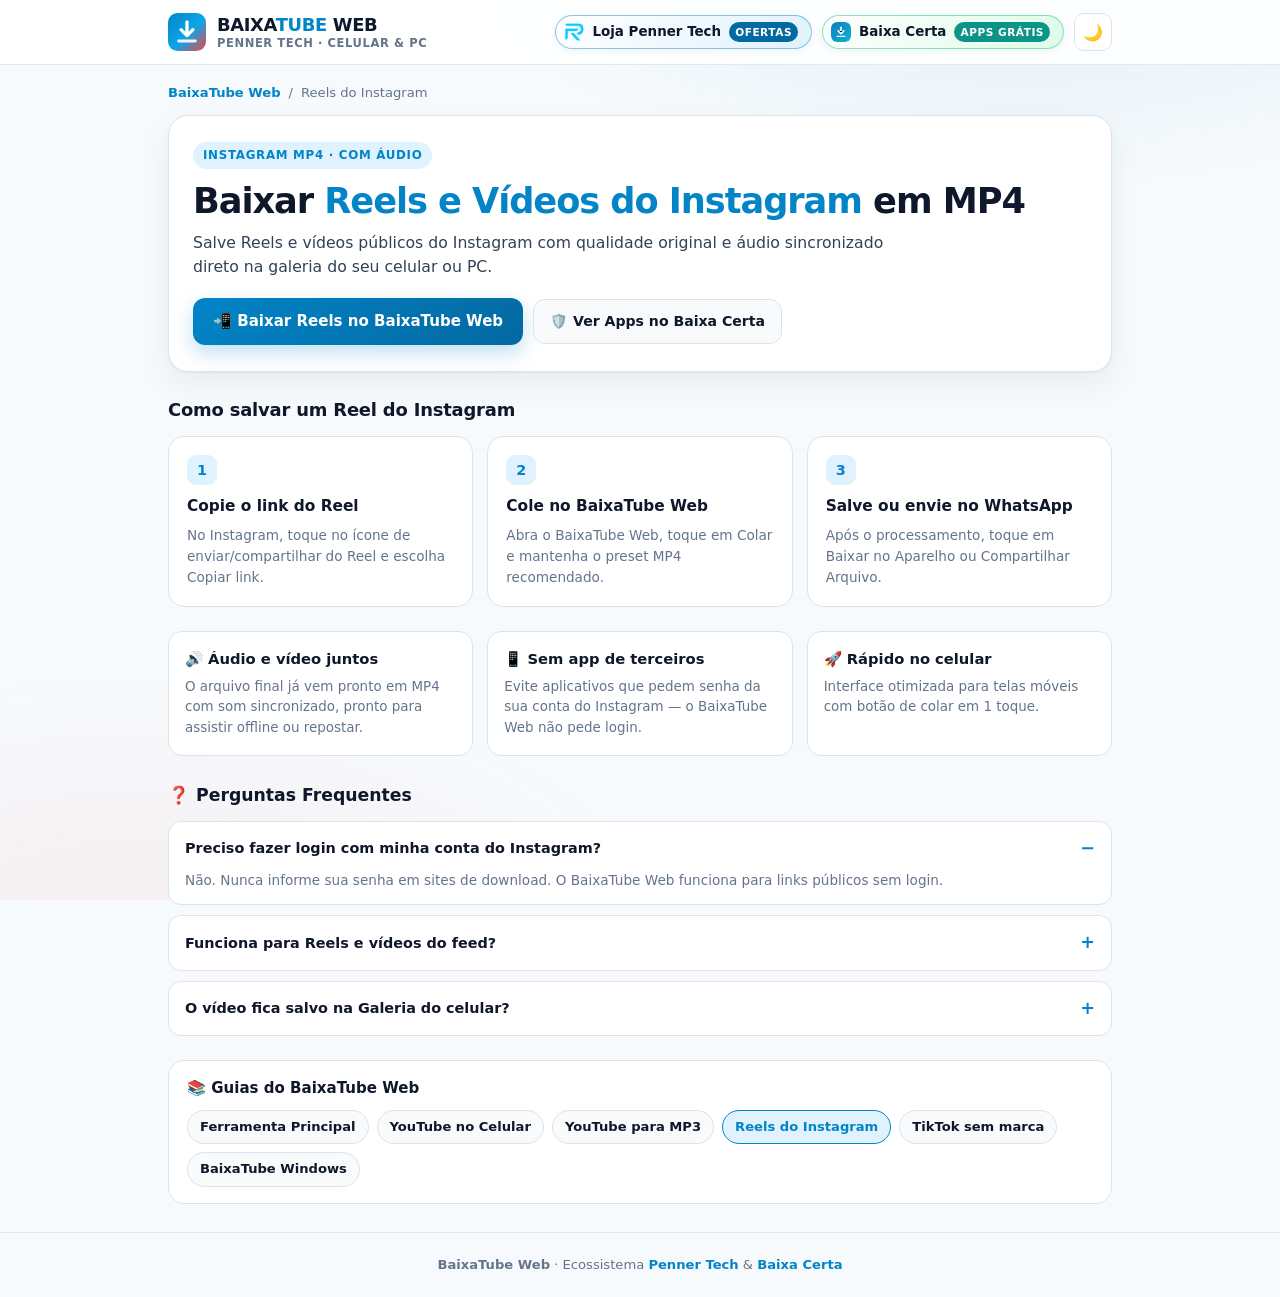
<file: baixar-reels-instagram/index.html>
<!doctype html>
<html lang="pt-BR">
<head>
<script>
(function(){
  try {
    var m = document.cookie.match(/(?:^|;\s*)pt_tema=(escuro|claro)/);
    var saved = localStorage.getItem('pt_tema');
    document.documentElement.setAttribute('data-tema', (m && m[1]) || saved || 'claro');
  } catch (e) {
    document.documentElement.setAttribute('data-tema', 'claro');
  }
})();
</script>
<meta charset="utf-8">
<meta name="viewport" content="width=device-width,initial-scale=1,maximum-scale=5">
<title>Baixar Reels e Vídeos do Instagram Online — BaixaTube Web · Penner Tech</title>
<meta name="description" content="Baixe Reels e vídeos públicos do Instagram em MP4 com áudio original direto no celular ou PC usando o BaixaTube Web, sem marca d'água adicionada.">
<meta name="author" content="Renato Penner — Penner Tech">
<meta name="robots" content="index, follow, max-image-preview:large, max-snippet:-1, max-video-preview:-1">
<link rel="canonical" href="https://baixatube.pennertech.com.br/baixar-reels-instagram/">
<link rel="alternate" hreflang="pt-BR" href="https://baixatube.pennertech.com.br/baixar-reels-instagram/">
<meta name="theme-color" content="#f7fafc" id="meta-theme-color">
<meta property="og:type" content="article">
<meta property="og:site_name" content="BaixaTube Web · Penner Tech">
<meta property="og:locale" content="pt_BR">
<meta property="og:title" content="Baixar Reels e Vídeos do Instagram Online — BaixaTube Web · Penner Tech">
<meta property="og:description" content="Baixe Reels e vídeos públicos do Instagram em MP4 com áudio original direto no celular ou PC usando o BaixaTube Web, sem marca d'água adicionada.">
<meta property="og:url" content="https://baixatube.pennertech.com.br/baixar-reels-instagram/">
<meta property="og:image" content="https://baixatube.pennertech.com.br/img/og-image.png">
<meta name="twitter:card" content="summary_large_image">
<meta name="twitter:title" content="Baixar Reels e Vídeos do Instagram Online — BaixaTube Web · Penner Tech">
<meta name="twitter:description" content="Baixe Reels e vídeos públicos do Instagram em MP4 com áudio original direto no celular ou PC usando o BaixaTube Web, sem marca d'água adicionada.">
<meta name="twitter:image" content="https://baixatube.pennertech.com.br/img/og-image.png">
<link rel="icon" href="../favicon.svg" type="image/svg+xml">
<link rel="icon" href="../img/favicon-64.png" sizes="64x64" type="image/png">
<link rel="apple-touch-icon" href="../img/apple-touch-icon.png" sizes="180x180">
<link rel="stylesheet" href="../css/guias.css">
<script type="application/ld+json">
{
  "@context": "https://schema.org",
  "@graph": [
    {
      "@type": "BreadcrumbList",
      "itemListElement": [
        {
          "@type": "ListItem",
          "position": 1,
          "name": "BaixaTube Web",
          "item": "https://baixatube.pennertech.com.br/"
        },
        {
          "@type": "ListItem",
          "position": 2,
          "name": "Reels do Instagram",
          "item": "https://baixatube.pennertech.com.br/baixar-reels-instagram/"
        }
      ]
    },
    {
      "@type": "HowTo",
      "name": "Baixar Reels e Vídeos do Instagram Online",
      "description": "Baixe Reels e vídeos públicos do Instagram em MP4 com áudio original direto no celular ou PC usando o BaixaTube Web, sem marca d'água adicionada.",
      "step": [
        {
          "@type": "HowToStep",
          "position": 1,
          "name": "Copie o link do Reel",
          "text": "No Instagram, toque no ícone de enviar/compartilhar do Reel e escolha Copiar link."
        },
        {
          "@type": "HowToStep",
          "position": 2,
          "name": "Cole no BaixaTube Web",
          "text": "Abra o BaixaTube Web, toque em Colar e mantenha o preset MP4 recomendado."
        },
        {
          "@type": "HowToStep",
          "position": 3,
          "name": "Salve ou envie no WhatsApp",
          "text": "Após o processamento, toque em Baixar no Aparelho ou Compartilhar Arquivo."
        }
      ]
    },
    {
      "@type": "FAQPage",
      "mainEntity": [
        {
          "@type": "Question",
          "name": "Preciso fazer login com minha conta do Instagram?",
          "acceptedAnswer": {
            "@type": "Answer",
            "text": "Não. Nunca informe sua senha em sites de download. O BaixaTube Web funciona para links públicos sem login."
          }
        },
        {
          "@type": "Question",
          "name": "Funciona para Reels e vídeos do feed?",
          "acceptedAnswer": {
            "@type": "Answer",
            "text": "Sim, basta colar o link público do Reel ou da publicação em vídeo."
          }
        },
        {
          "@type": "Question",
          "name": "O vídeo fica salvo na Galeria do celular?",
          "acceptedAnswer": {
            "@type": "Answer",
            "text": "Ao tocar em Baixar no Aparelho ou Compartilhar Arquivo > Salvar vídeo, o MP4 vai direto para seus Downloads/Galeria."
          }
        }
      ]
    }
  ]
}
</script>
</head>
<body>
<header>
  <div class="wrap nav">
    <a class="brand" href="../">
      <svg viewBox="0 0 64 64" role="img" aria-label="BaixaTube">
        <defs>
          <linearGradient id="btG" x1="0" y1="0" x2="1" y2="1">
            <stop offset="0%" stop-color="#0284c7"/>
            <stop offset="55%" stop-color="#0ea5e9"/>
            <stop offset="100%" stop-color="#ef4444"/>
          </linearGradient>
        </defs>
        <rect width="64" height="64" rx="16" fill="url(#btG)"/>
        <path d="M32 15v21" stroke="#fff" stroke-width="5.5" stroke-linecap="round"/>
        <path d="m22 28 10 10 10-10" stroke="#fff" stroke-width="5.5" stroke-linecap="round" stroke-linejoin="round" fill="none"/>
        <path d="M18 47h28" stroke="#fff" stroke-width="5" stroke-linecap="round" opacity=".92"/>
      </svg>
      <div class="brand-txt">
        <strong>BAIXA<em>TUBE</em> WEB</strong>
        <small>Penner Tech · Celular &amp; PC</small>
      </div>
    </a>
    <div class="nav-right">
      <a class="nav-pill loja-pill" href="https://loja.pennertech.com.br/" target="_blank" rel="noopener">
        <img src="../img/pennertech-marca.png" alt="Penner Tech" width="20" height="20">
        <span>Loja Penner Tech</span>
        <span class="pill-tag">Ofertas</span>
      </a>
      <a class="nav-pill baixa-pill" href="https://baixa.pennertech.com.br/" target="_blank" rel="noopener">
        <img src="../img/baixacerta-ico.svg" alt="Baixa Certa" width="20" height="20">
        <span>Baixa Certa</span>
        <span class="pill-tag">Apps Grátis</span>
      </a>
      <button id="btn-tema" class="btn-tema" type="button" title="Alternar tema claro/escuro" aria-label="Alternar tema">🌙</button>
    </div>
  </div>
</header>

<main class="wrap">
  <nav class="breadcrumb" aria-label="Navegação estrutural">
    <a href="../">BaixaTube Web</a>
    <span>/</span>
    <span>Reels do Instagram</span>
  </nav>

  <section class="guide-hero">
    <span class="guide-badge">Instagram MP4 · Com áudio</span>
    <h1>Baixar <em>Reels e Vídeos do Instagram</em> em MP4</h1>
    <p>Salve Reels e vídeos públicos do Instagram com qualidade original e áudio sincronizado direto na galeria do seu celular ou PC.</p>
    <div class="cta-row">
      <a class="btn-cta" href="../">📲 Baixar Reels no BaixaTube Web</a>
      <a class="btn-sec" href="https://baixa.pennertech.com.br/" target="_blank" rel="noopener">🛡️ Ver Apps no Baixa Certa</a>
    </div>
  </section>

  <h2 class="sec-title">Como salvar um Reel do Instagram</h2>
  <section class="steps-grid">
    <article class="step-card"><div class="step-num">1</div><h2>Copie o link do Reel</h2><p>No Instagram, toque no ícone de enviar/compartilhar do Reel e escolha Copiar link.</p></article>
    <article class="step-card"><div class="step-num">2</div><h2>Cole no BaixaTube Web</h2><p>Abra o BaixaTube Web, toque em Colar e mantenha o preset MP4 recomendado.</p></article>
    <article class="step-card"><div class="step-num">3</div><h2>Salve ou envie no WhatsApp</h2><p>Após o processamento, toque em Baixar no Aparelho ou Compartilhar Arquivo.</p></article>
  </section>

  <section class="info-grid">
    <article class="info-card"><h3>🔊 Áudio e vídeo juntos</h3><p>O arquivo final já vem pronto em MP4 com som sincronizado, pronto para assistir offline ou repostar.</p></article>
    <article class="info-card"><h3>📱 Sem app de terceiros</h3><p>Evite aplicativos que pedem senha da sua conta do Instagram — o BaixaTube Web não pede login.</p></article>
    <article class="info-card"><h3>🚀 Rápido no celular</h3><p>Interface otimizada para telas móveis com botão de colar em 1 toque.</p></article>
  </section>

  <section class="faq-sec" aria-label="Perguntas Frequentes">
    <h2>❓ Perguntas Frequentes</h2>
    <div class="faq-list">
      <details class="faq-item" open><summary>Preciso fazer login com minha conta do Instagram?</summary><p>Não. Nunca informe sua senha em sites de download. O BaixaTube Web funciona para links públicos sem login.</p></details>
      <details class="faq-item"><summary>Funciona para Reels e vídeos do feed?</summary><p>Sim, basta colar o link público do Reel ou da publicação em vídeo.</p></details>
      <details class="faq-item"><summary>O vídeo fica salvo na Galeria do celular?</summary><p>Ao tocar em Baixar no Aparelho ou Compartilhar Arquivo > Salvar vídeo, o MP4 vai direto para seus Downloads/Galeria.</p></details>
    </div>
  </section>

  <nav class="guides-nav" aria-label="Outros guias do BaixaTube">
    <h2>📚 Guias do BaixaTube Web</h2>
    <div class="guides-links">
      <a href="../">Ferramenta Principal</a>
      <a href="../baixar-video-youtube-celular/">YouTube no Celular</a>
      <a href="../youtube-para-mp3/">YouTube para MP3</a>
      <a href="../baixar-reels-instagram/" class="ativo">Reels do Instagram</a>
      <a href="../baixar-video-tiktok/">TikTok sem marca</a>
      <a href="../windows/">BaixaTube Windows</a>
    </div>
  </nav>
</main>

<footer>
  <div class="wrap">
    <p><strong>BaixaTube Web</strong> · Ecossistema <a href="https://loja.pennertech.com.br/">Penner Tech</a> &amp; <a href="https://baixa.pennertech.com.br/">Baixa Certa</a></p>
  </div>
</footer>

<script>
(function(){
  var btn = document.getElementById('btn-tema');
  var meta = document.getElementById('meta-theme-color');
  function sync() {
    var t = document.documentElement.getAttribute('data-tema') || 'claro';
    btn.textContent = t === 'escuro' ? '☀️' : '🌙';
    if (meta) meta.setAttribute('content', t === 'escuro' ? '#070d17' : '#f7fafc');
  }
  sync();
  btn.addEventListener('click', function(){
    var t = document.documentElement.getAttribute('data-tema') || 'claro';
    var n = t === 'escuro' ? 'claro' : 'escuro';
    document.documentElement.setAttribute('data-tema', n);
    try {
      localStorage.setItem('pt_tema', n);
      document.cookie = 'pt_tema=' + n + ';path=/;max-age=31536000;SameSite=Lax';
    } catch (e) {}
    sync();
  });
})();
</script>
</body>
</html>
</file>
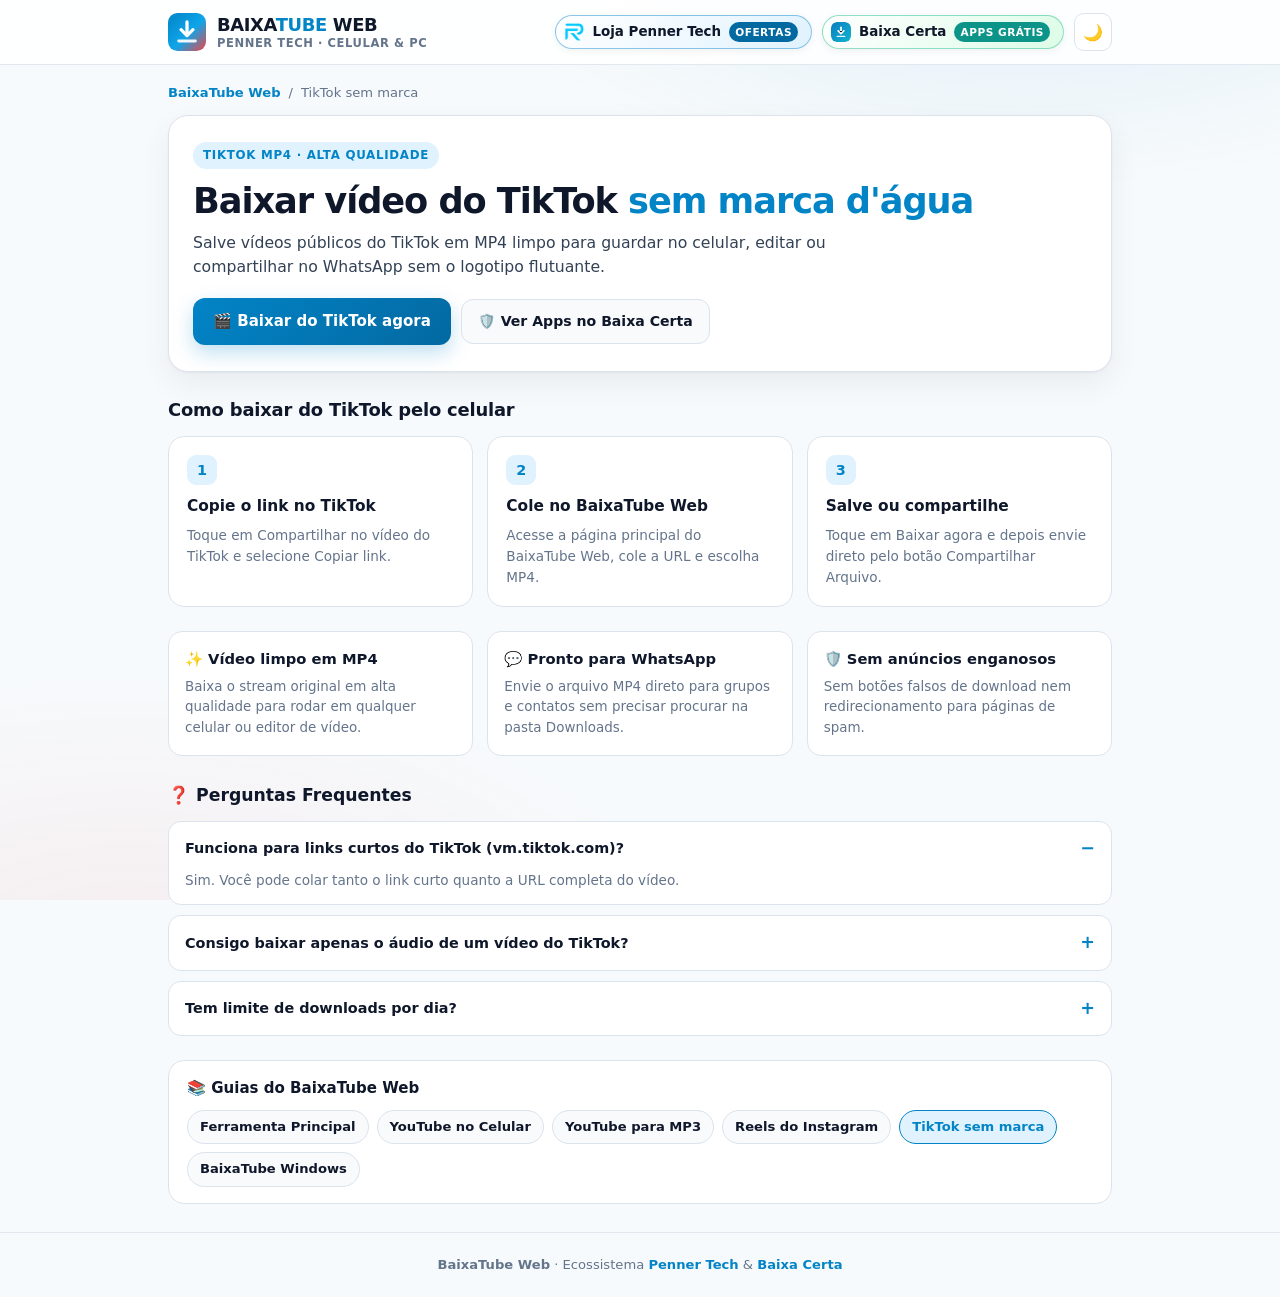
<file: baixar-video-tiktok/index.html>
<!doctype html>
<html lang="pt-BR">
<head>
<script>
(function(){
  try {
    var m = document.cookie.match(/(?:^|;\s*)pt_tema=(escuro|claro)/);
    var saved = localStorage.getItem('pt_tema');
    document.documentElement.setAttribute('data-tema', (m && m[1]) || saved || 'claro');
  } catch (e) {
    document.documentElement.setAttribute('data-tema', 'claro');
  }
})();
</script>
<meta charset="utf-8">
<meta name="viewport" content="width=device-width,initial-scale=1,maximum-scale=5">
<title>Baixar Vídeo do TikTok Sem Marca d'Água — BaixaTube Web · Penner Tech</title>
<meta name="description" content="Baixe vídeos do TikTok em MP4 sem marca d'água direto no celular Android, iPhone ou computador com o BaixaTube Web da Penner Tech.">
<meta name="author" content="Renato Penner — Penner Tech">
<meta name="robots" content="index, follow, max-image-preview:large, max-snippet:-1, max-video-preview:-1">
<link rel="canonical" href="https://baixatube.pennertech.com.br/baixar-video-tiktok/">
<link rel="alternate" hreflang="pt-BR" href="https://baixatube.pennertech.com.br/baixar-video-tiktok/">
<meta name="theme-color" content="#f7fafc" id="meta-theme-color">
<meta property="og:type" content="article">
<meta property="og:site_name" content="BaixaTube Web · Penner Tech">
<meta property="og:locale" content="pt_BR">
<meta property="og:title" content="Baixar Vídeo do TikTok Sem Marca d'Água — BaixaTube Web · Penner Tech">
<meta property="og:description" content="Baixe vídeos do TikTok em MP4 sem marca d'água direto no celular Android, iPhone ou computador com o BaixaTube Web da Penner Tech.">
<meta property="og:url" content="https://baixatube.pennertech.com.br/baixar-video-tiktok/">
<meta property="og:image" content="https://baixatube.pennertech.com.br/img/og-image.png">
<meta name="twitter:card" content="summary_large_image">
<meta name="twitter:title" content="Baixar Vídeo do TikTok Sem Marca d'Água — BaixaTube Web · Penner Tech">
<meta name="twitter:description" content="Baixe vídeos do TikTok em MP4 sem marca d'água direto no celular Android, iPhone ou computador com o BaixaTube Web da Penner Tech.">
<meta name="twitter:image" content="https://baixatube.pennertech.com.br/img/og-image.png">
<link rel="icon" href="../favicon.svg" type="image/svg+xml">
<link rel="icon" href="../img/favicon-64.png" sizes="64x64" type="image/png">
<link rel="apple-touch-icon" href="../img/apple-touch-icon.png" sizes="180x180">
<link rel="stylesheet" href="../css/guias.css">
<script type="application/ld+json">
{
  "@context": "https://schema.org",
  "@graph": [
    {
      "@type": "BreadcrumbList",
      "itemListElement": [
        {
          "@type": "ListItem",
          "position": 1,
          "name": "BaixaTube Web",
          "item": "https://baixatube.pennertech.com.br/"
        },
        {
          "@type": "ListItem",
          "position": 2,
          "name": "TikTok sem marca",
          "item": "https://baixatube.pennertech.com.br/baixar-video-tiktok/"
        }
      ]
    },
    {
      "@type": "HowTo",
      "name": "Baixar Vídeo do TikTok Sem Marca d'Água",
      "description": "Baixe vídeos do TikTok em MP4 sem marca d'água direto no celular Android, iPhone ou computador com o BaixaTube Web da Penner Tech.",
      "step": [
        {
          "@type": "HowToStep",
          "position": 1,
          "name": "Copie o link no TikTok",
          "text": "Toque em Compartilhar no vídeo do TikTok e selecione Copiar link."
        },
        {
          "@type": "HowToStep",
          "position": 2,
          "name": "Cole no BaixaTube Web",
          "text": "Acesse a página principal do BaixaTube Web, cole a URL e escolha MP4."
        },
        {
          "@type": "HowToStep",
          "position": 3,
          "name": "Salve ou compartilhe",
          "text": "Toque em Baixar agora e depois envie direto pelo botão Compartilhar Arquivo."
        }
      ]
    },
    {
      "@type": "FAQPage",
      "mainEntity": [
        {
          "@type": "Question",
          "name": "Funciona para links curtos do TikTok (vm.tiktok.com)?",
          "acceptedAnswer": {
            "@type": "Answer",
            "text": "Sim. Você pode colar tanto o link curto quanto a URL completa do vídeo."
          }
        },
        {
          "@type": "Question",
          "name": "Consigo baixar apenas o áudio de um vídeo do TikTok?",
          "acceptedAnswer": {
            "@type": "Answer",
            "text": "Sim, basta selecionar o preset Áudio MP3 (320 kbps) antes de clicar em Baixar agora."
          }
        },
        {
          "@type": "Question",
          "name": "Tem limite de downloads por dia?",
          "acceptedAnswer": {
            "@type": "Answer",
            "text": "Não há cobrança nem assinatura — é gratuito e mantido pela Penner Tech."
          }
        }
      ]
    }
  ]
}
</script>
</head>
<body>
<header>
  <div class="wrap nav">
    <a class="brand" href="../">
      <svg viewBox="0 0 64 64" role="img" aria-label="BaixaTube">
        <defs>
          <linearGradient id="btG" x1="0" y1="0" x2="1" y2="1">
            <stop offset="0%" stop-color="#0284c7"/>
            <stop offset="55%" stop-color="#0ea5e9"/>
            <stop offset="100%" stop-color="#ef4444"/>
          </linearGradient>
        </defs>
        <rect width="64" height="64" rx="16" fill="url(#btG)"/>
        <path d="M32 15v21" stroke="#fff" stroke-width="5.5" stroke-linecap="round"/>
        <path d="m22 28 10 10 10-10" stroke="#fff" stroke-width="5.5" stroke-linecap="round" stroke-linejoin="round" fill="none"/>
        <path d="M18 47h28" stroke="#fff" stroke-width="5" stroke-linecap="round" opacity=".92"/>
      </svg>
      <div class="brand-txt">
        <strong>BAIXA<em>TUBE</em> WEB</strong>
        <small>Penner Tech · Celular &amp; PC</small>
      </div>
    </a>
    <div class="nav-right">
      <a class="nav-pill loja-pill" href="https://loja.pennertech.com.br/" target="_blank" rel="noopener">
        <img src="../img/pennertech-marca.png" alt="Penner Tech" width="20" height="20">
        <span>Loja Penner Tech</span>
        <span class="pill-tag">Ofertas</span>
      </a>
      <a class="nav-pill baixa-pill" href="https://baixa.pennertech.com.br/" target="_blank" rel="noopener">
        <img src="../img/baixacerta-ico.svg" alt="Baixa Certa" width="20" height="20">
        <span>Baixa Certa</span>
        <span class="pill-tag">Apps Grátis</span>
      </a>
      <button id="btn-tema" class="btn-tema" type="button" title="Alternar tema claro/escuro" aria-label="Alternar tema">🌙</button>
    </div>
  </div>
</header>

<main class="wrap">
  <nav class="breadcrumb" aria-label="Navegação estrutural">
    <a href="../">BaixaTube Web</a>
    <span>/</span>
    <span>TikTok sem marca</span>
  </nav>

  <section class="guide-hero">
    <span class="guide-badge">TikTok MP4 · Alta qualidade</span>
    <h1>Baixar vídeo do TikTok <em>sem marca d'água</em></h1>
    <p>Salve vídeos públicos do TikTok em MP4 limpo para guardar no celular, editar ou compartilhar no WhatsApp sem o logotipo flutuante.</p>
    <div class="cta-row">
      <a class="btn-cta" href="../">🎬 Baixar do TikTok agora</a>
      <a class="btn-sec" href="https://baixa.pennertech.com.br/" target="_blank" rel="noopener">🛡️ Ver Apps no Baixa Certa</a>
    </div>
  </section>

  <h2 class="sec-title">Como baixar do TikTok pelo celular</h2>
  <section class="steps-grid">
    <article class="step-card"><div class="step-num">1</div><h2>Copie o link no TikTok</h2><p>Toque em Compartilhar no vídeo do TikTok e selecione Copiar link.</p></article>
    <article class="step-card"><div class="step-num">2</div><h2>Cole no BaixaTube Web</h2><p>Acesse a página principal do BaixaTube Web, cole a URL e escolha MP4.</p></article>
    <article class="step-card"><div class="step-num">3</div><h2>Salve ou compartilhe</h2><p>Toque em Baixar agora e depois envie direto pelo botão Compartilhar Arquivo.</p></article>
  </section>

  <section class="info-grid">
    <article class="info-card"><h3>✨ Vídeo limpo em MP4</h3><p>Baixa o stream original em alta qualidade para rodar em qualquer celular ou editor de vídeo.</p></article>
    <article class="info-card"><h3>💬 Pronto para WhatsApp</h3><p>Envie o arquivo MP4 direto para grupos e contatos sem precisar procurar na pasta Downloads.</p></article>
    <article class="info-card"><h3>🛡️ Sem anúncios enganosos</h3><p>Sem botões falsos de download nem redirecionamento para páginas de spam.</p></article>
  </section>

  <section class="faq-sec" aria-label="Perguntas Frequentes">
    <h2>❓ Perguntas Frequentes</h2>
    <div class="faq-list">
      <details class="faq-item" open><summary>Funciona para links curtos do TikTok (vm.tiktok.com)?</summary><p>Sim. Você pode colar tanto o link curto quanto a URL completa do vídeo.</p></details>
      <details class="faq-item"><summary>Consigo baixar apenas o áudio de um vídeo do TikTok?</summary><p>Sim, basta selecionar o preset Áudio MP3 (320 kbps) antes de clicar em Baixar agora.</p></details>
      <details class="faq-item"><summary>Tem limite de downloads por dia?</summary><p>Não há cobrança nem assinatura — é gratuito e mantido pela Penner Tech.</p></details>
    </div>
  </section>

  <nav class="guides-nav" aria-label="Outros guias do BaixaTube">
    <h2>📚 Guias do BaixaTube Web</h2>
    <div class="guides-links">
      <a href="../">Ferramenta Principal</a>
      <a href="../baixar-video-youtube-celular/">YouTube no Celular</a>
      <a href="../youtube-para-mp3/">YouTube para MP3</a>
      <a href="../baixar-reels-instagram/">Reels do Instagram</a>
      <a href="../baixar-video-tiktok/" class="ativo">TikTok sem marca</a>
      <a href="../windows/">BaixaTube Windows</a>
    </div>
  </nav>
</main>

<footer>
  <div class="wrap">
    <p><strong>BaixaTube Web</strong> · Ecossistema <a href="https://loja.pennertech.com.br/">Penner Tech</a> &amp; <a href="https://baixa.pennertech.com.br/">Baixa Certa</a></p>
  </div>
</footer>

<script>
(function(){
  var btn = document.getElementById('btn-tema');
  var meta = document.getElementById('meta-theme-color');
  function sync() {
    var t = document.documentElement.getAttribute('data-tema') || 'claro';
    btn.textContent = t === 'escuro' ? '☀️' : '🌙';
    if (meta) meta.setAttribute('content', t === 'escuro' ? '#070d17' : '#f7fafc');
  }
  sync();
  btn.addEventListener('click', function(){
    var t = document.documentElement.getAttribute('data-tema') || 'claro';
    var n = t === 'escuro' ? 'claro' : 'escuro';
    document.documentElement.setAttribute('data-tema', n);
    try {
      localStorage.setItem('pt_tema', n);
      document.cookie = 'pt_tema=' + n + ';path=/;max-age=31536000;SameSite=Lax';
    } catch (e) {}
    sync();
  });
})();
</script>
</body>
</html>
</file>
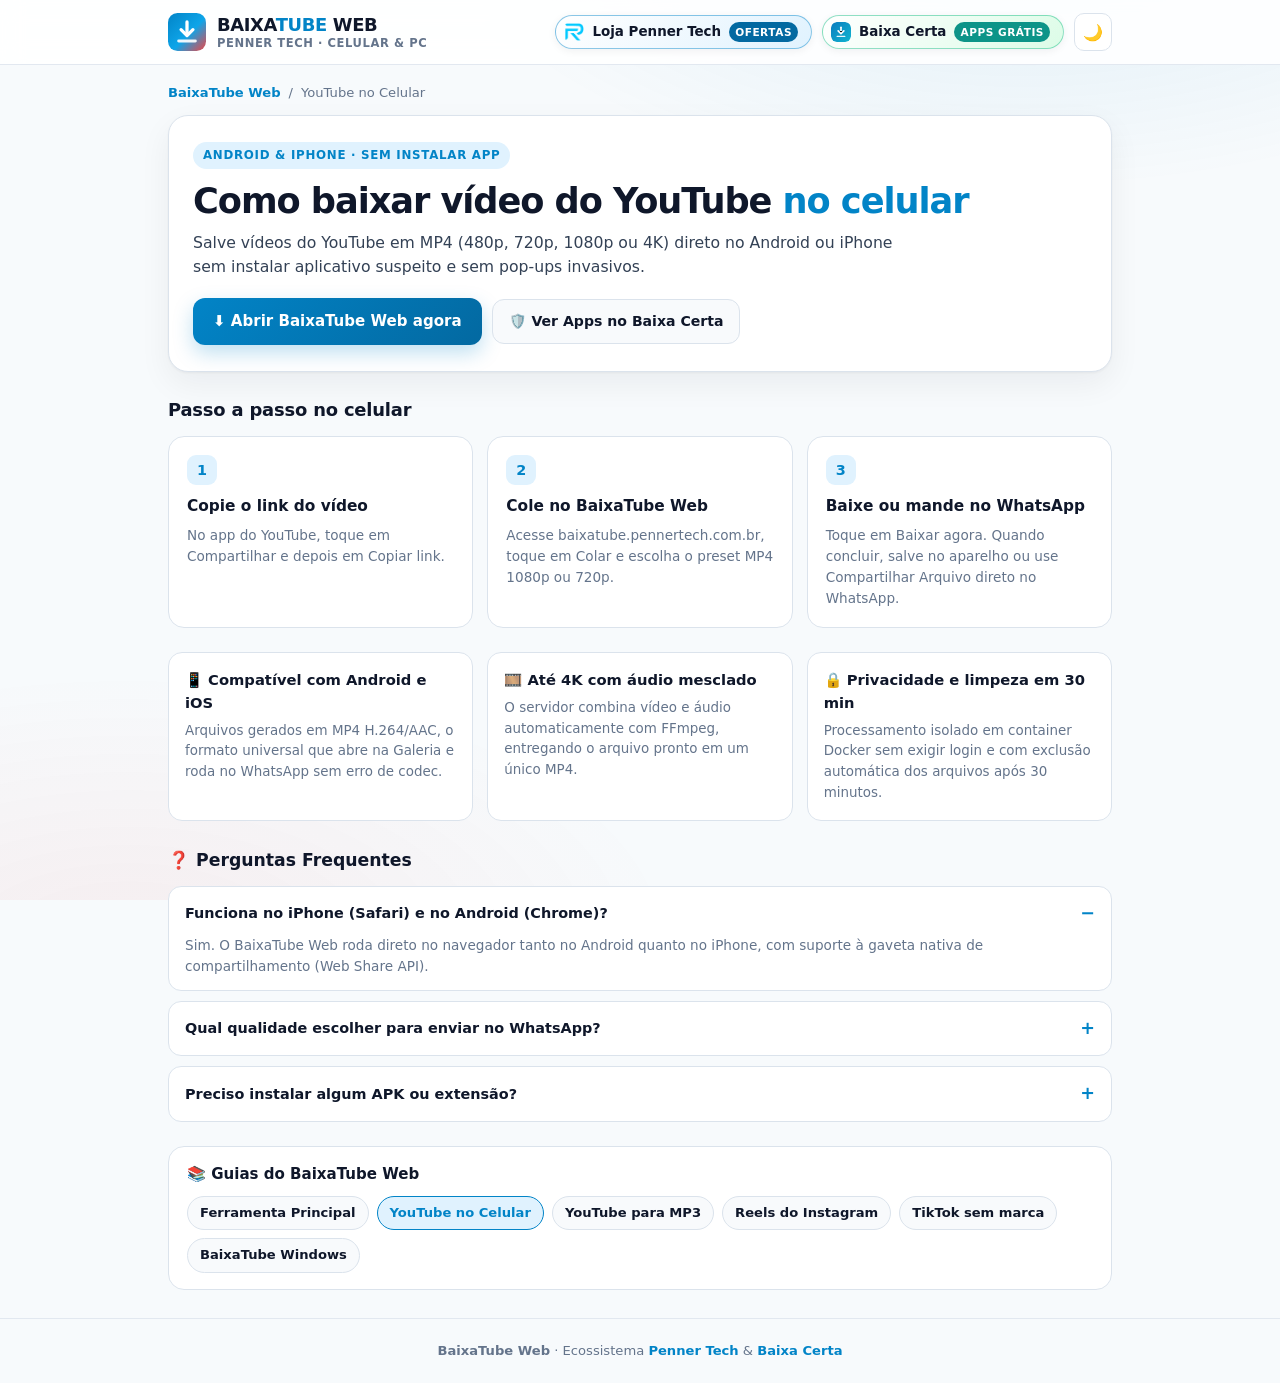
<file: baixar-video-youtube-celular/index.html>
<!doctype html>
<html lang="pt-BR">
<head>
<script>
(function(){
  try {
    var m = document.cookie.match(/(?:^|;\s*)pt_tema=(escuro|claro)/);
    var saved = localStorage.getItem('pt_tema');
    document.documentElement.setAttribute('data-tema', (m && m[1]) || saved || 'claro');
  } catch (e) {
    document.documentElement.setAttribute('data-tema', 'claro');
  }
})();
</script>
<meta charset="utf-8">
<meta name="viewport" content="width=device-width,initial-scale=1,maximum-scale=5">
<title>Baixar Vídeo do YouTube no Celular (MP4 e 4K) — BaixaTube Web · Penner Tech</title>
<meta name="description" content="Aprenda como baixar vídeos do YouTube no celular Android ou iPhone em MP4 (1080p, 720p e 4K) direto pelo navegador com o BaixaTube Web e enviar no WhatsApp.">
<meta name="author" content="Renato Penner — Penner Tech">
<meta name="robots" content="index, follow, max-image-preview:large, max-snippet:-1, max-video-preview:-1">
<link rel="canonical" href="https://baixatube.pennertech.com.br/baixar-video-youtube-celular/">
<link rel="alternate" hreflang="pt-BR" href="https://baixatube.pennertech.com.br/baixar-video-youtube-celular/">
<meta name="theme-color" content="#f7fafc" id="meta-theme-color">
<meta property="og:type" content="article">
<meta property="og:site_name" content="BaixaTube Web · Penner Tech">
<meta property="og:locale" content="pt_BR">
<meta property="og:title" content="Baixar Vídeo do YouTube no Celular (MP4 e 4K) — BaixaTube Web · Penner Tech">
<meta property="og:description" content="Aprenda como baixar vídeos do YouTube no celular Android ou iPhone em MP4 (1080p, 720p e 4K) direto pelo navegador com o BaixaTube Web e enviar no WhatsApp.">
<meta property="og:url" content="https://baixatube.pennertech.com.br/baixar-video-youtube-celular/">
<meta property="og:image" content="https://baixatube.pennertech.com.br/img/og-image.png">
<meta name="twitter:card" content="summary_large_image">
<meta name="twitter:title" content="Baixar Vídeo do YouTube no Celular (MP4 e 4K) — BaixaTube Web · Penner Tech">
<meta name="twitter:description" content="Aprenda como baixar vídeos do YouTube no celular Android ou iPhone em MP4 (1080p, 720p e 4K) direto pelo navegador com o BaixaTube Web e enviar no WhatsApp.">
<meta name="twitter:image" content="https://baixatube.pennertech.com.br/img/og-image.png">
<link rel="icon" href="../favicon.svg" type="image/svg+xml">
<link rel="icon" href="../img/favicon-64.png" sizes="64x64" type="image/png">
<link rel="apple-touch-icon" href="../img/apple-touch-icon.png" sizes="180x180">
<link rel="stylesheet" href="../css/guias.css">
<script type="application/ld+json">
{
  "@context": "https://schema.org",
  "@graph": [
    {
      "@type": "BreadcrumbList",
      "itemListElement": [
        {
          "@type": "ListItem",
          "position": 1,
          "name": "BaixaTube Web",
          "item": "https://baixatube.pennertech.com.br/"
        },
        {
          "@type": "ListItem",
          "position": 2,
          "name": "YouTube no Celular",
          "item": "https://baixatube.pennertech.com.br/baixar-video-youtube-celular/"
        }
      ]
    },
    {
      "@type": "HowTo",
      "name": "Baixar Vídeo do YouTube no Celular (MP4 e 4K)",
      "description": "Aprenda como baixar vídeos do YouTube no celular Android ou iPhone em MP4 (1080p, 720p e 4K) direto pelo navegador com o BaixaTube Web e enviar no WhatsApp.",
      "step": [
        {
          "@type": "HowToStep",
          "position": 1,
          "name": "Copie o link do vídeo",
          "text": "No app do YouTube, toque em Compartilhar e depois em Copiar link."
        },
        {
          "@type": "HowToStep",
          "position": 2,
          "name": "Cole no BaixaTube Web",
          "text": "Acesse baixatube.pennertech.com.br, toque em Colar e escolha o preset MP4 1080p ou 720p."
        },
        {
          "@type": "HowToStep",
          "position": 3,
          "name": "Baixe ou mande no WhatsApp",
          "text": "Toque em Baixar agora. Quando concluir, salve no aparelho ou use Compartilhar Arquivo direto no WhatsApp."
        }
      ]
    },
    {
      "@type": "FAQPage",
      "mainEntity": [
        {
          "@type": "Question",
          "name": "Funciona no iPhone (Safari) e no Android (Chrome)?",
          "acceptedAnswer": {
            "@type": "Answer",
            "text": "Sim. O BaixaTube Web roda direto no navegador tanto no Android quanto no iPhone, com suporte à gaveta nativa de compartilhamento (Web Share API)."
          }
        },
        {
          "@type": "Question",
          "name": "Qual qualidade escolher para enviar no WhatsApp?",
          "acceptedAnswer": {
            "@type": "Answer",
            "text": "Para vídeos enviados no WhatsApp, MP4 720p ou 480p mantém ótima nitidez com arquivo leve e envio rápido."
          }
        },
        {
          "@type": "Question",
          "name": "Preciso instalar algum APK ou extensão?",
          "acceptedAnswer": {
            "@type": "Answer",
            "text": "Não. Tudo funciona pelo navegador em baixatube.pennertech.com.br, sem instalar nada no celular."
          }
        }
      ]
    }
  ]
}
</script>
</head>
<body>
<header>
  <div class="wrap nav">
    <a class="brand" href="../">
      <svg viewBox="0 0 64 64" role="img" aria-label="BaixaTube">
        <defs>
          <linearGradient id="btG" x1="0" y1="0" x2="1" y2="1">
            <stop offset="0%" stop-color="#0284c7"/>
            <stop offset="55%" stop-color="#0ea5e9"/>
            <stop offset="100%" stop-color="#ef4444"/>
          </linearGradient>
        </defs>
        <rect width="64" height="64" rx="16" fill="url(#btG)"/>
        <path d="M32 15v21" stroke="#fff" stroke-width="5.5" stroke-linecap="round"/>
        <path d="m22 28 10 10 10-10" stroke="#fff" stroke-width="5.5" stroke-linecap="round" stroke-linejoin="round" fill="none"/>
        <path d="M18 47h28" stroke="#fff" stroke-width="5" stroke-linecap="round" opacity=".92"/>
      </svg>
      <div class="brand-txt">
        <strong>BAIXA<em>TUBE</em> WEB</strong>
        <small>Penner Tech · Celular &amp; PC</small>
      </div>
    </a>
    <div class="nav-right">
      <a class="nav-pill loja-pill" href="https://loja.pennertech.com.br/" target="_blank" rel="noopener">
        <img src="../img/pennertech-marca.png" alt="Penner Tech" width="20" height="20">
        <span>Loja Penner Tech</span>
        <span class="pill-tag">Ofertas</span>
      </a>
      <a class="nav-pill baixa-pill" href="https://baixa.pennertech.com.br/" target="_blank" rel="noopener">
        <img src="../img/baixacerta-ico.svg" alt="Baixa Certa" width="20" height="20">
        <span>Baixa Certa</span>
        <span class="pill-tag">Apps Grátis</span>
      </a>
      <button id="btn-tema" class="btn-tema" type="button" title="Alternar tema claro/escuro" aria-label="Alternar tema">🌙</button>
    </div>
  </div>
</header>

<main class="wrap">
  <nav class="breadcrumb" aria-label="Navegação estrutural">
    <a href="../">BaixaTube Web</a>
    <span>/</span>
    <span>YouTube no Celular</span>
  </nav>

  <section class="guide-hero">
    <span class="guide-badge">Android & iPhone · Sem instalar app</span>
    <h1>Como baixar vídeo do YouTube <em>no celular</em></h1>
    <p>Salve vídeos do YouTube em MP4 (480p, 720p, 1080p ou 4K) direto no Android ou iPhone sem instalar aplicativo suspeito e sem pop-ups invasivos.</p>
    <div class="cta-row">
      <a class="btn-cta" href="../">⬇ Abrir BaixaTube Web agora</a>
      <a class="btn-sec" href="https://baixa.pennertech.com.br/" target="_blank" rel="noopener">🛡️ Ver Apps no Baixa Certa</a>
    </div>
  </section>

  <h2 class="sec-title">Passo a passo no celular</h2>
  <section class="steps-grid">
    <article class="step-card"><div class="step-num">1</div><h2>Copie o link do vídeo</h2><p>No app do YouTube, toque em Compartilhar e depois em Copiar link.</p></article>
    <article class="step-card"><div class="step-num">2</div><h2>Cole no BaixaTube Web</h2><p>Acesse baixatube.pennertech.com.br, toque em Colar e escolha o preset MP4 1080p ou 720p.</p></article>
    <article class="step-card"><div class="step-num">3</div><h2>Baixe ou mande no WhatsApp</h2><p>Toque em Baixar agora. Quando concluir, salve no aparelho ou use Compartilhar Arquivo direto no WhatsApp.</p></article>
  </section>

  <section class="info-grid">
    <article class="info-card"><h3>📱 Compatível com Android e iOS</h3><p>Arquivos gerados em MP4 H.264/AAC, o formato universal que abre na Galeria e roda no WhatsApp sem erro de codec.</p></article>
    <article class="info-card"><h3>🎞️ Até 4K com áudio mesclado</h3><p>O servidor combina vídeo e áudio automaticamente com FFmpeg, entregando o arquivo pronto em um único MP4.</p></article>
    <article class="info-card"><h3>🔒 Privacidade e limpeza em 30 min</h3><p>Processamento isolado em container Docker sem exigir login e com exclusão automática dos arquivos após 30 minutos.</p></article>
  </section>

  <section class="faq-sec" aria-label="Perguntas Frequentes">
    <h2>❓ Perguntas Frequentes</h2>
    <div class="faq-list">
      <details class="faq-item" open><summary>Funciona no iPhone (Safari) e no Android (Chrome)?</summary><p>Sim. O BaixaTube Web roda direto no navegador tanto no Android quanto no iPhone, com suporte à gaveta nativa de compartilhamento (Web Share API).</p></details>
      <details class="faq-item"><summary>Qual qualidade escolher para enviar no WhatsApp?</summary><p>Para vídeos enviados no WhatsApp, MP4 720p ou 480p mantém ótima nitidez com arquivo leve e envio rápido.</p></details>
      <details class="faq-item"><summary>Preciso instalar algum APK ou extensão?</summary><p>Não. Tudo funciona pelo navegador em baixatube.pennertech.com.br, sem instalar nada no celular.</p></details>
    </div>
  </section>

  <nav class="guides-nav" aria-label="Outros guias do BaixaTube">
    <h2>📚 Guias do BaixaTube Web</h2>
    <div class="guides-links">
      <a href="../">Ferramenta Principal</a>
      <a href="../baixar-video-youtube-celular/" class="ativo">YouTube no Celular</a>
      <a href="../youtube-para-mp3/">YouTube para MP3</a>
      <a href="../baixar-reels-instagram/">Reels do Instagram</a>
      <a href="../baixar-video-tiktok/">TikTok sem marca</a>
      <a href="../windows/">BaixaTube Windows</a>
    </div>
  </nav>
</main>

<footer>
  <div class="wrap">
    <p><strong>BaixaTube Web</strong> · Ecossistema <a href="https://loja.pennertech.com.br/">Penner Tech</a> &amp; <a href="https://baixa.pennertech.com.br/">Baixa Certa</a></p>
  </div>
</footer>

<script>
(function(){
  var btn = document.getElementById('btn-tema');
  var meta = document.getElementById('meta-theme-color');
  function sync() {
    var t = document.documentElement.getAttribute('data-tema') || 'claro';
    btn.textContent = t === 'escuro' ? '☀️' : '🌙';
    if (meta) meta.setAttribute('content', t === 'escuro' ? '#070d17' : '#f7fafc');
  }
  sync();
  btn.addEventListener('click', function(){
    var t = document.documentElement.getAttribute('data-tema') || 'claro';
    var n = t === 'escuro' ? 'claro' : 'escuro';
    document.documentElement.setAttribute('data-tema', n);
    try {
      localStorage.setItem('pt_tema', n);
      document.cookie = 'pt_tema=' + n + ';path=/;max-age=31536000;SameSite=Lax';
    } catch (e) {}
    sync();
  });
})();
</script>
</body>
</html>
</file>
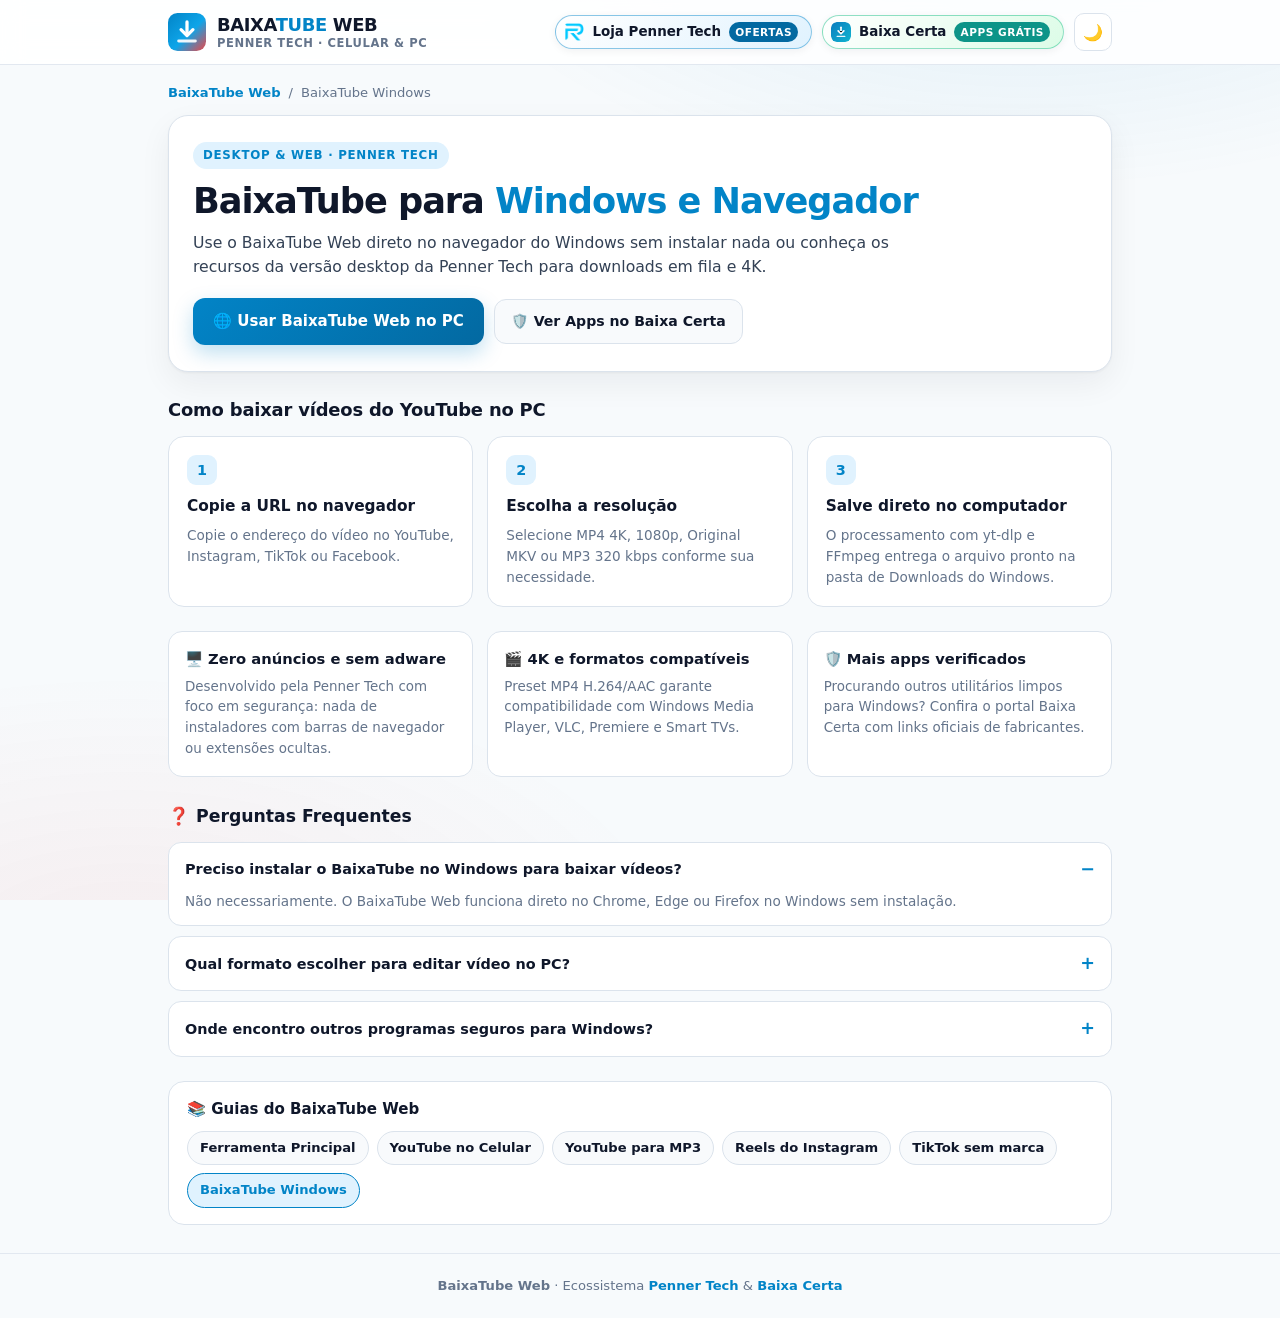
<file: windows/index.html>
<!doctype html>
<html lang="pt-BR">
<head>
<script>
(function(){
  try {
    var m = document.cookie.match(/(?:^|;\s*)pt_tema=(escuro|claro)/);
    var saved = localStorage.getItem('pt_tema');
    document.documentElement.setAttribute('data-tema', (m && m[1]) || saved || 'claro');
  } catch (e) {
    document.documentElement.setAttribute('data-tema', 'claro');
  }
})();
</script>
<meta charset="utf-8">
<meta name="viewport" content="width=device-width,initial-scale=1,maximum-scale=5">
<title>BaixaTube para Windows — Programa Grátis para Baixar Vídeos do YouTube · Penner Tech</title>
<meta name="description" content="Conheça o BaixaTube para Windows e o BaixaTube Web: baixe vídeos do YouTube em 4K, MP4 e MP3 com fila de downloads, FFmpeg integrado e zero anúncios.">
<meta name="author" content="Renato Penner — Penner Tech">
<meta name="robots" content="index, follow, max-image-preview:large, max-snippet:-1, max-video-preview:-1">
<link rel="canonical" href="https://baixatube.pennertech.com.br/windows/">
<link rel="alternate" hreflang="pt-BR" href="https://baixatube.pennertech.com.br/windows/">
<meta name="theme-color" content="#f7fafc" id="meta-theme-color">
<meta property="og:type" content="article">
<meta property="og:site_name" content="BaixaTube Web · Penner Tech">
<meta property="og:locale" content="pt_BR">
<meta property="og:title" content="BaixaTube para Windows — Programa Grátis para Baixar Vídeos do YouTube · Penner Tech">
<meta property="og:description" content="Conheça o BaixaTube para Windows e o BaixaTube Web: baixe vídeos do YouTube em 4K, MP4 e MP3 com fila de downloads, FFmpeg integrado e zero anúncios.">
<meta property="og:url" content="https://baixatube.pennertech.com.br/windows/">
<meta property="og:image" content="https://baixatube.pennertech.com.br/img/og-image.png">
<meta name="twitter:card" content="summary_large_image">
<meta name="twitter:title" content="BaixaTube para Windows — Programa Grátis para Baixar Vídeos do YouTube · Penner Tech">
<meta name="twitter:description" content="Conheça o BaixaTube para Windows e o BaixaTube Web: baixe vídeos do YouTube em 4K, MP4 e MP3 com fila de downloads, FFmpeg integrado e zero anúncios.">
<meta name="twitter:image" content="https://baixatube.pennertech.com.br/img/og-image.png">
<link rel="icon" href="../favicon.svg" type="image/svg+xml">
<link rel="icon" href="../img/favicon-64.png" sizes="64x64" type="image/png">
<link rel="apple-touch-icon" href="../img/apple-touch-icon.png" sizes="180x180">
<link rel="stylesheet" href="../css/guias.css">
<script type="application/ld+json">
{
  "@context": "https://schema.org",
  "@graph": [
    {
      "@type": "BreadcrumbList",
      "itemListElement": [
        {
          "@type": "ListItem",
          "position": 1,
          "name": "BaixaTube Web",
          "item": "https://baixatube.pennertech.com.br/"
        },
        {
          "@type": "ListItem",
          "position": 2,
          "name": "BaixaTube Windows",
          "item": "https://baixatube.pennertech.com.br/windows/"
        }
      ]
    },
    {
      "@type": "HowTo",
      "name": "BaixaTube para Windows",
      "description": "Conheça o BaixaTube para Windows e o BaixaTube Web: baixe vídeos do YouTube em 4K, MP4 e MP3 com fila de downloads, FFmpeg integrado e zero anúncios.",
      "step": [
        {
          "@type": "HowToStep",
          "position": 1,
          "name": "Copie a URL no navegador",
          "text": "Copie o endereço do vídeo no YouTube, Instagram, TikTok ou Facebook."
        },
        {
          "@type": "HowToStep",
          "position": 2,
          "name": "Escolha a resolução",
          "text": "Selecione MP4 4K, 1080p, Original MKV ou MP3 320 kbps conforme sua necessidade."
        },
        {
          "@type": "HowToStep",
          "position": 3,
          "name": "Salve direto no computador",
          "text": "O processamento com yt-dlp e FFmpeg entrega o arquivo pronto na pasta de Downloads do Windows."
        }
      ]
    },
    {
      "@type": "FAQPage",
      "mainEntity": [
        {
          "@type": "Question",
          "name": "Preciso instalar o BaixaTube no Windows para baixar vídeos?",
          "acceptedAnswer": {
            "@type": "Answer",
            "text": "Não necessariamente. O BaixaTube Web funciona direto no Chrome, Edge ou Firefox no Windows sem instalação."
          }
        },
        {
          "@type": "Question",
          "name": "Qual formato escolher para editar vídeo no PC?",
          "acceptedAnswer": {
            "@type": "Answer",
            "text": "Para editores como Premiere, DaVinci Resolve ou CapCut, escolha MP4 (1080p ou 4K) que já vem em H.264/AAC."
          }
        },
        {
          "@type": "Question",
          "name": "Onde encontro outros programas seguros para Windows?",
          "acceptedAnswer": {
            "@type": "Answer",
            "text": "No portal Baixa Certa (baixa.pennertech.com.br), mantido pela Penner Tech apenas com links oficiais dos desenvolvedores."
          }
        }
      ]
    }
  ]
}
</script>
</head>
<body>
<header>
  <div class="wrap nav">
    <a class="brand" href="../">
      <svg viewBox="0 0 64 64" role="img" aria-label="BaixaTube">
        <defs>
          <linearGradient id="btG" x1="0" y1="0" x2="1" y2="1">
            <stop offset="0%" stop-color="#0284c7"/>
            <stop offset="55%" stop-color="#0ea5e9"/>
            <stop offset="100%" stop-color="#ef4444"/>
          </linearGradient>
        </defs>
        <rect width="64" height="64" rx="16" fill="url(#btG)"/>
        <path d="M32 15v21" stroke="#fff" stroke-width="5.5" stroke-linecap="round"/>
        <path d="m22 28 10 10 10-10" stroke="#fff" stroke-width="5.5" stroke-linecap="round" stroke-linejoin="round" fill="none"/>
        <path d="M18 47h28" stroke="#fff" stroke-width="5" stroke-linecap="round" opacity=".92"/>
      </svg>
      <div class="brand-txt">
        <strong>BAIXA<em>TUBE</em> WEB</strong>
        <small>Penner Tech · Celular &amp; PC</small>
      </div>
    </a>
    <div class="nav-right">
      <a class="nav-pill loja-pill" href="https://loja.pennertech.com.br/" target="_blank" rel="noopener">
        <img src="../img/pennertech-marca.png" alt="Penner Tech" width="20" height="20">
        <span>Loja Penner Tech</span>
        <span class="pill-tag">Ofertas</span>
      </a>
      <a class="nav-pill baixa-pill" href="https://baixa.pennertech.com.br/" target="_blank" rel="noopener">
        <img src="../img/baixacerta-ico.svg" alt="Baixa Certa" width="20" height="20">
        <span>Baixa Certa</span>
        <span class="pill-tag">Apps Grátis</span>
      </a>
      <button id="btn-tema" class="btn-tema" type="button" title="Alternar tema claro/escuro" aria-label="Alternar tema">🌙</button>
    </div>
  </div>
</header>

<main class="wrap">
  <nav class="breadcrumb" aria-label="Navegação estrutural">
    <a href="../">BaixaTube Web</a>
    <span>/</span>
    <span>BaixaTube Windows</span>
  </nav>

  <section class="guide-hero">
    <span class="guide-badge">Desktop & Web · Penner Tech</span>
    <h1>BaixaTube para <em>Windows e Navegador</em></h1>
    <p>Use o BaixaTube Web direto no navegador do Windows sem instalar nada ou conheça os recursos da versão desktop da Penner Tech para downloads em fila e 4K.</p>
    <div class="cta-row">
      <a class="btn-cta" href="../">🌐 Usar BaixaTube Web no PC</a>
      <a class="btn-sec" href="https://baixa.pennertech.com.br/" target="_blank" rel="noopener">🛡️ Ver Apps no Baixa Certa</a>
    </div>
  </section>

  <h2 class="sec-title">Como baixar vídeos do YouTube no PC</h2>
  <section class="steps-grid">
    <article class="step-card"><div class="step-num">1</div><h2>Copie a URL no navegador</h2><p>Copie o endereço do vídeo no YouTube, Instagram, TikTok ou Facebook.</p></article>
    <article class="step-card"><div class="step-num">2</div><h2>Escolha a resolução</h2><p>Selecione MP4 4K, 1080p, Original MKV ou MP3 320 kbps conforme sua necessidade.</p></article>
    <article class="step-card"><div class="step-num">3</div><h2>Salve direto no computador</h2><p>O processamento com yt-dlp e FFmpeg entrega o arquivo pronto na pasta de Downloads do Windows.</p></article>
  </section>

  <section class="info-grid">
    <article class="info-card"><h3>🖥️ Zero anúncios e sem adware</h3><p>Desenvolvido pela Penner Tech com foco em segurança: nada de instaladores com barras de navegador ou extensões ocultas.</p></article>
    <article class="info-card"><h3>🎬 4K e formatos compatíveis</h3><p>Preset MP4 H.264/AAC garante compatibilidade com Windows Media Player, VLC, Premiere e Smart TVs.</p></article>
    <article class="info-card"><h3>🛡️ Mais apps verificados</h3><p>Procurando outros utilitários limpos para Windows? Confira o portal Baixa Certa com links oficiais de fabricantes.</p></article>
  </section>

  <section class="faq-sec" aria-label="Perguntas Frequentes">
    <h2>❓ Perguntas Frequentes</h2>
    <div class="faq-list">
      <details class="faq-item" open><summary>Preciso instalar o BaixaTube no Windows para baixar vídeos?</summary><p>Não necessariamente. O BaixaTube Web funciona direto no Chrome, Edge ou Firefox no Windows sem instalação.</p></details>
      <details class="faq-item"><summary>Qual formato escolher para editar vídeo no PC?</summary><p>Para editores como Premiere, DaVinci Resolve ou CapCut, escolha MP4 (1080p ou 4K) que já vem em H.264/AAC.</p></details>
      <details class="faq-item"><summary>Onde encontro outros programas seguros para Windows?</summary><p>No portal Baixa Certa (baixa.pennertech.com.br), mantido pela Penner Tech apenas com links oficiais dos desenvolvedores.</p></details>
    </div>
  </section>

  <nav class="guides-nav" aria-label="Outros guias do BaixaTube">
    <h2>📚 Guias do BaixaTube Web</h2>
    <div class="guides-links">
      <a href="../">Ferramenta Principal</a>
      <a href="../baixar-video-youtube-celular/">YouTube no Celular</a>
      <a href="../youtube-para-mp3/">YouTube para MP3</a>
      <a href="../baixar-reels-instagram/">Reels do Instagram</a>
      <a href="../baixar-video-tiktok/">TikTok sem marca</a>
      <a href="../windows/" class="ativo">BaixaTube Windows</a>
    </div>
  </nav>
</main>

<footer>
  <div class="wrap">
    <p><strong>BaixaTube Web</strong> · Ecossistema <a href="https://loja.pennertech.com.br/">Penner Tech</a> &amp; <a href="https://baixa.pennertech.com.br/">Baixa Certa</a></p>
  </div>
</footer>

<script>
(function(){
  var btn = document.getElementById('btn-tema');
  var meta = document.getElementById('meta-theme-color');
  function sync() {
    var t = document.documentElement.getAttribute('data-tema') || 'claro';
    btn.textContent = t === 'escuro' ? '☀️' : '🌙';
    if (meta) meta.setAttribute('content', t === 'escuro' ? '#070d17' : '#f7fafc');
  }
  sync();
  btn.addEventListener('click', function(){
    var t = document.documentElement.getAttribute('data-tema') || 'claro';
    var n = t === 'escuro' ? 'claro' : 'escuro';
    document.documentElement.setAttribute('data-tema', n);
    try {
      localStorage.setItem('pt_tema', n);
      document.cookie = 'pt_tema=' + n + ';path=/;max-age=31536000;SameSite=Lax';
    } catch (e) {}
    sync();
  });
})();
</script>
</body>
</html>
</file>
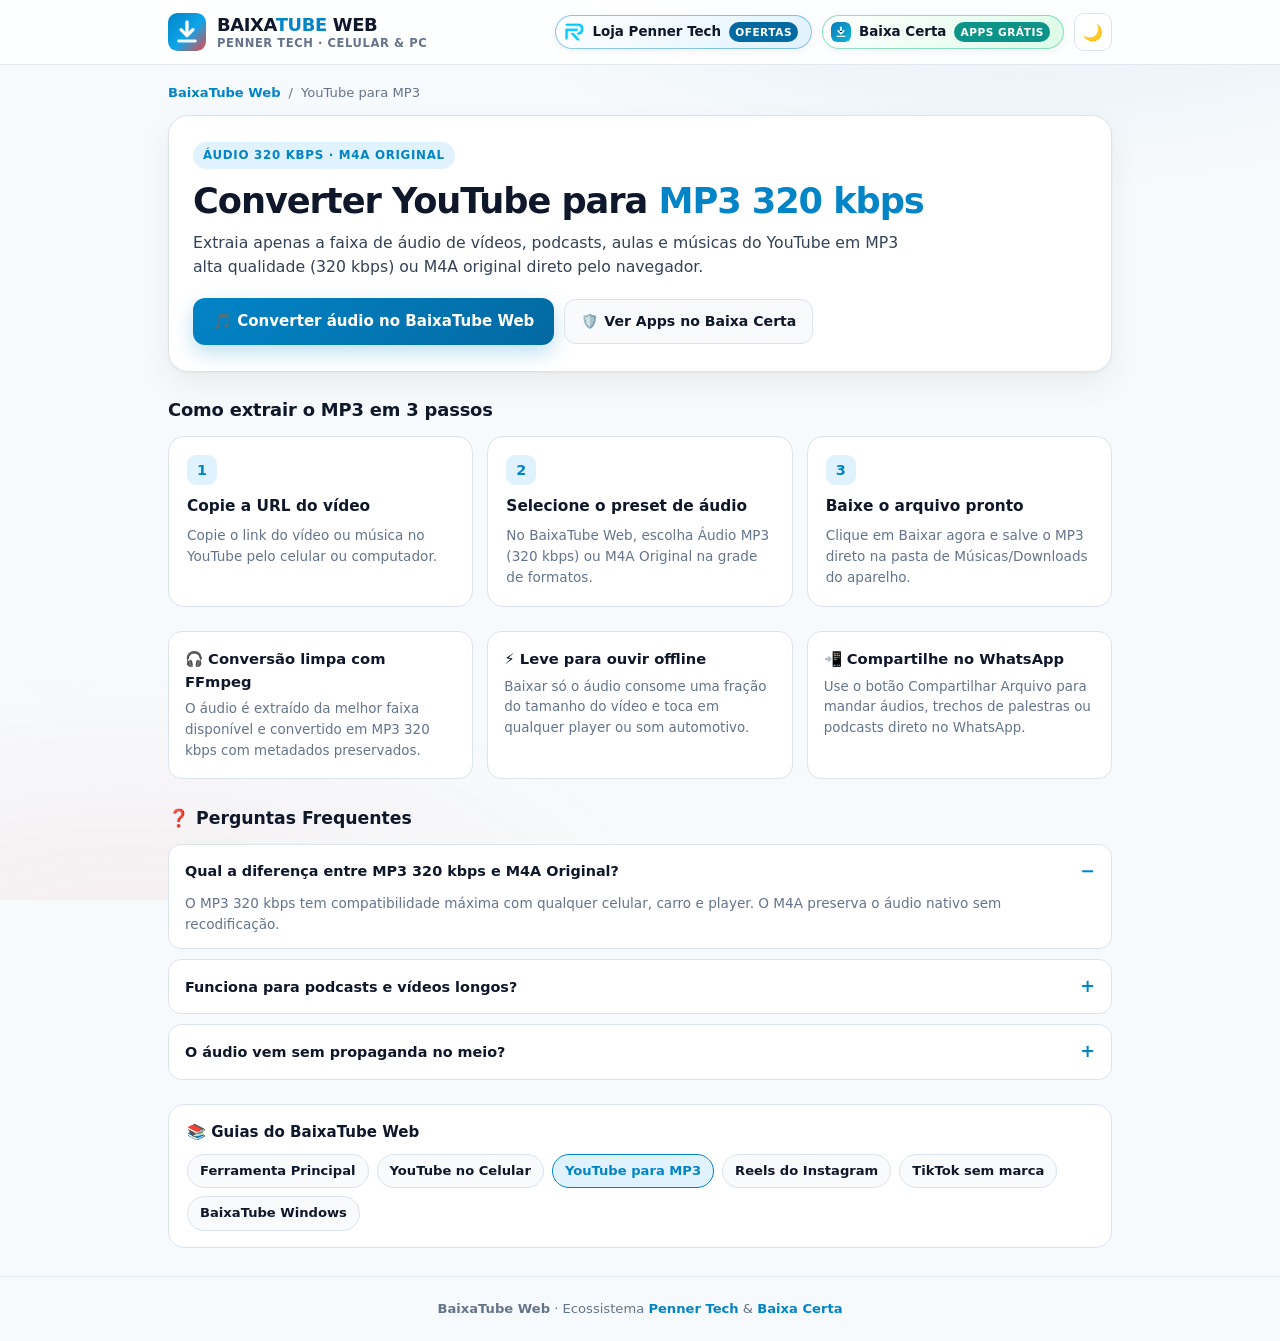
<file: youtube-para-mp3/index.html>
<!doctype html>
<html lang="pt-BR">
<head>
<script>
(function(){
  try {
    var m = document.cookie.match(/(?:^|;\s*)pt_tema=(escuro|claro)/);
    var saved = localStorage.getItem('pt_tema');
    document.documentElement.setAttribute('data-tema', (m && m[1]) || saved || 'claro');
  } catch (e) {
    document.documentElement.setAttribute('data-tema', 'claro');
  }
})();
</script>
<meta charset="utf-8">
<meta name="viewport" content="width=device-width,initial-scale=1,maximum-scale=5">
<title>Converter YouTube para MP3 320 kbps Grátis — BaixaTube Web · Penner Tech</title>
<meta name="description" content="Extraia e baixe o áudio de vídeos do YouTube em MP3 320 kbps ou M4A original direto no celular ou PC usando o BaixaTube Web da Penner Tech.">
<meta name="author" content="Renato Penner — Penner Tech">
<meta name="robots" content="index, follow, max-image-preview:large, max-snippet:-1, max-video-preview:-1">
<link rel="canonical" href="https://baixatube.pennertech.com.br/youtube-para-mp3/">
<link rel="alternate" hreflang="pt-BR" href="https://baixatube.pennertech.com.br/youtube-para-mp3/">
<meta name="theme-color" content="#f7fafc" id="meta-theme-color">
<meta property="og:type" content="article">
<meta property="og:site_name" content="BaixaTube Web · Penner Tech">
<meta property="og:locale" content="pt_BR">
<meta property="og:title" content="Converter YouTube para MP3 320 kbps Grátis — BaixaTube Web · Penner Tech">
<meta property="og:description" content="Extraia e baixe o áudio de vídeos do YouTube em MP3 320 kbps ou M4A original direto no celular ou PC usando o BaixaTube Web da Penner Tech.">
<meta property="og:url" content="https://baixatube.pennertech.com.br/youtube-para-mp3/">
<meta property="og:image" content="https://baixatube.pennertech.com.br/img/og-image.png">
<meta name="twitter:card" content="summary_large_image">
<meta name="twitter:title" content="Converter YouTube para MP3 320 kbps Grátis — BaixaTube Web · Penner Tech">
<meta name="twitter:description" content="Extraia e baixe o áudio de vídeos do YouTube em MP3 320 kbps ou M4A original direto no celular ou PC usando o BaixaTube Web da Penner Tech.">
<meta name="twitter:image" content="https://baixatube.pennertech.com.br/img/og-image.png">
<link rel="icon" href="../favicon.svg" type="image/svg+xml">
<link rel="icon" href="../img/favicon-64.png" sizes="64x64" type="image/png">
<link rel="apple-touch-icon" href="../img/apple-touch-icon.png" sizes="180x180">
<link rel="stylesheet" href="../css/guias.css">
<script type="application/ld+json">
{
  "@context": "https://schema.org",
  "@graph": [
    {
      "@type": "BreadcrumbList",
      "itemListElement": [
        {
          "@type": "ListItem",
          "position": 1,
          "name": "BaixaTube Web",
          "item": "https://baixatube.pennertech.com.br/"
        },
        {
          "@type": "ListItem",
          "position": 2,
          "name": "YouTube para MP3",
          "item": "https://baixatube.pennertech.com.br/youtube-para-mp3/"
        }
      ]
    },
    {
      "@type": "HowTo",
      "name": "Converter YouTube para MP3 320 kbps Grátis",
      "description": "Extraia e baixe o áudio de vídeos do YouTube em MP3 320 kbps ou M4A original direto no celular ou PC usando o BaixaTube Web da Penner Tech.",
      "step": [
        {
          "@type": "HowToStep",
          "position": 1,
          "name": "Copie a URL do vídeo",
          "text": "Copie o link do vídeo ou música no YouTube pelo celular ou computador."
        },
        {
          "@type": "HowToStep",
          "position": 2,
          "name": "Selecione o preset de áudio",
          "text": "No BaixaTube Web, escolha Áudio MP3 (320 kbps) ou M4A Original na grade de formatos."
        },
        {
          "@type": "HowToStep",
          "position": 3,
          "name": "Baixe o arquivo pronto",
          "text": "Clique em Baixar agora e salve o MP3 direto na pasta de Músicas/Downloads do aparelho."
        }
      ]
    },
    {
      "@type": "FAQPage",
      "mainEntity": [
        {
          "@type": "Question",
          "name": "Qual a diferença entre MP3 320 kbps e M4A Original?",
          "acceptedAnswer": {
            "@type": "Answer",
            "text": "O MP3 320 kbps tem compatibilidade máxima com qualquer celular, carro e player. O M4A preserva o áudio nativo sem recodificação."
          }
        },
        {
          "@type": "Question",
          "name": "Funciona para podcasts e vídeos longos?",
          "acceptedAnswer": {
            "@type": "Answer",
            "text": "Sim, basta colar o link e aguardar a barra de progresso concluir a extração no servidor."
          }
        },
        {
          "@type": "Question",
          "name": "O áudio vem sem propaganda no meio?",
          "acceptedAnswer": {
            "@type": "Answer",
            "text": "Sim. O BaixaTube Web baixa a mídia limpa sem inserir anúncios ou redirecionamentos."
          }
        }
      ]
    }
  ]
}
</script>
</head>
<body>
<header>
  <div class="wrap nav">
    <a class="brand" href="../">
      <svg viewBox="0 0 64 64" role="img" aria-label="BaixaTube">
        <defs>
          <linearGradient id="btG" x1="0" y1="0" x2="1" y2="1">
            <stop offset="0%" stop-color="#0284c7"/>
            <stop offset="55%" stop-color="#0ea5e9"/>
            <stop offset="100%" stop-color="#ef4444"/>
          </linearGradient>
        </defs>
        <rect width="64" height="64" rx="16" fill="url(#btG)"/>
        <path d="M32 15v21" stroke="#fff" stroke-width="5.5" stroke-linecap="round"/>
        <path d="m22 28 10 10 10-10" stroke="#fff" stroke-width="5.5" stroke-linecap="round" stroke-linejoin="round" fill="none"/>
        <path d="M18 47h28" stroke="#fff" stroke-width="5" stroke-linecap="round" opacity=".92"/>
      </svg>
      <div class="brand-txt">
        <strong>BAIXA<em>TUBE</em> WEB</strong>
        <small>Penner Tech · Celular &amp; PC</small>
      </div>
    </a>
    <div class="nav-right">
      <a class="nav-pill loja-pill" href="https://loja.pennertech.com.br/" target="_blank" rel="noopener">
        <img src="../img/pennertech-marca.png" alt="Penner Tech" width="20" height="20">
        <span>Loja Penner Tech</span>
        <span class="pill-tag">Ofertas</span>
      </a>
      <a class="nav-pill baixa-pill" href="https://baixa.pennertech.com.br/" target="_blank" rel="noopener">
        <img src="../img/baixacerta-ico.svg" alt="Baixa Certa" width="20" height="20">
        <span>Baixa Certa</span>
        <span class="pill-tag">Apps Grátis</span>
      </a>
      <button id="btn-tema" class="btn-tema" type="button" title="Alternar tema claro/escuro" aria-label="Alternar tema">🌙</button>
    </div>
  </div>
</header>

<main class="wrap">
  <nav class="breadcrumb" aria-label="Navegação estrutural">
    <a href="../">BaixaTube Web</a>
    <span>/</span>
    <span>YouTube para MP3</span>
  </nav>

  <section class="guide-hero">
    <span class="guide-badge">Áudio 320 kbps · M4A Original</span>
    <h1>Converter YouTube para <em>MP3 320 kbps</em></h1>
    <p>Extraia apenas a faixa de áudio de vídeos, podcasts, aulas e músicas do YouTube em MP3 alta qualidade (320 kbps) ou M4A original direto pelo navegador.</p>
    <div class="cta-row">
      <a class="btn-cta" href="../">🎵 Converter áudio no BaixaTube Web</a>
      <a class="btn-sec" href="https://baixa.pennertech.com.br/" target="_blank" rel="noopener">🛡️ Ver Apps no Baixa Certa</a>
    </div>
  </section>

  <h2 class="sec-title">Como extrair o MP3 em 3 passos</h2>
  <section class="steps-grid">
    <article class="step-card"><div class="step-num">1</div><h2>Copie a URL do vídeo</h2><p>Copie o link do vídeo ou música no YouTube pelo celular ou computador.</p></article>
    <article class="step-card"><div class="step-num">2</div><h2>Selecione o preset de áudio</h2><p>No BaixaTube Web, escolha Áudio MP3 (320 kbps) ou M4A Original na grade de formatos.</p></article>
    <article class="step-card"><div class="step-num">3</div><h2>Baixe o arquivo pronto</h2><p>Clique em Baixar agora e salve o MP3 direto na pasta de Músicas/Downloads do aparelho.</p></article>
  </section>

  <section class="info-grid">
    <article class="info-card"><h3>🎧 Conversão limpa com FFmpeg</h3><p>O áudio é extraído da melhor faixa disponível e convertido em MP3 320 kbps com metadados preservados.</p></article>
    <article class="info-card"><h3>⚡ Leve para ouvir offline</h3><p>Baixar só o áudio consome uma fração do tamanho do vídeo e toca em qualquer player ou som automotivo.</p></article>
    <article class="info-card"><h3>📲 Compartilhe no WhatsApp</h3><p>Use o botão Compartilhar Arquivo para mandar áudios, trechos de palestras ou podcasts direto no WhatsApp.</p></article>
  </section>

  <section class="faq-sec" aria-label="Perguntas Frequentes">
    <h2>❓ Perguntas Frequentes</h2>
    <div class="faq-list">
      <details class="faq-item" open><summary>Qual a diferença entre MP3 320 kbps e M4A Original?</summary><p>O MP3 320 kbps tem compatibilidade máxima com qualquer celular, carro e player. O M4A preserva o áudio nativo sem recodificação.</p></details>
      <details class="faq-item"><summary>Funciona para podcasts e vídeos longos?</summary><p>Sim, basta colar o link e aguardar a barra de progresso concluir a extração no servidor.</p></details>
      <details class="faq-item"><summary>O áudio vem sem propaganda no meio?</summary><p>Sim. O BaixaTube Web baixa a mídia limpa sem inserir anúncios ou redirecionamentos.</p></details>
    </div>
  </section>

  <nav class="guides-nav" aria-label="Outros guias do BaixaTube">
    <h2>📚 Guias do BaixaTube Web</h2>
    <div class="guides-links">
      <a href="../">Ferramenta Principal</a>
      <a href="../baixar-video-youtube-celular/">YouTube no Celular</a>
      <a href="../youtube-para-mp3/" class="ativo">YouTube para MP3</a>
      <a href="../baixar-reels-instagram/">Reels do Instagram</a>
      <a href="../baixar-video-tiktok/">TikTok sem marca</a>
      <a href="../windows/">BaixaTube Windows</a>
    </div>
  </nav>
</main>

<footer>
  <div class="wrap">
    <p><strong>BaixaTube Web</strong> · Ecossistema <a href="https://loja.pennertech.com.br/">Penner Tech</a> &amp; <a href="https://baixa.pennertech.com.br/">Baixa Certa</a></p>
  </div>
</footer>

<script>
(function(){
  var btn = document.getElementById('btn-tema');
  var meta = document.getElementById('meta-theme-color');
  function sync() {
    var t = document.documentElement.getAttribute('data-tema') || 'claro';
    btn.textContent = t === 'escuro' ? '☀️' : '🌙';
    if (meta) meta.setAttribute('content', t === 'escuro' ? '#070d17' : '#f7fafc');
  }
  sync();
  btn.addEventListener('click', function(){
    var t = document.documentElement.getAttribute('data-tema') || 'claro';
    var n = t === 'escuro' ? 'claro' : 'escuro';
    document.documentElement.setAttribute('data-tema', n);
    try {
      localStorage.setItem('pt_tema', n);
      document.cookie = 'pt_tema=' + n + ';path=/;max-age=31536000;SameSite=Lax';
    } catch (e) {}
    sync();
  });
})();
</script>
</body>
</html>
</file>
<file: css/guias.css>
:root {
  --bg: #f7fafc;
  --bg2: #eef3f8;
  --card: #ffffff;
  --card2: #f8fafc;
  --linha: #e2e8f0;
  --borda: #dbe3ec;
  --texto: #0f172a;
  --texto-corpo: #334155;
  --texto-sub: #64748b;
  --acento: #0284c7;
  --acento2: #0369a1;
  --acento-suave: #e0f2fe;
  --vermelho: #dc2626;
  --verde: #15803d;
  --verde-suave: #dcfce7;
  --header-bg: rgba(255, 255, 255, 0.88);
  --sombra: 0 1px 3px rgba(15, 23, 42, 0.05), 0 12px 32px rgba(15, 23, 42, 0.06);
  --radial1: rgba(2, 132, 199, 0.10);
  --radial2: rgba(220, 38, 38, 0.06);
}
html[data-tema="escuro"] {
  --bg: #070d17;
  --bg2: #0d1626;
  --card: #111c2d;
  --card2: #162338;
  --linha: #1e324d;
  --borda: #233a59;
  --texto: #f8fafc;
  --texto-corpo: #cbd5e1;
  --texto-sub: #94a3b8;
  --acento: #38bdf8;
  --acento2: #0284c7;
  --acento-suave: rgba(56, 189, 248, 0.14);
  --vermelho: #f87171;
  --verde: #4ade80;
  --verde-suave: rgba(74, 222, 128, 0.14);
  --header-bg: rgba(7, 13, 23, 0.88);
  --sombra: 0 10px 30px rgba(0, 0, 0, 0.35);
  --radial1: rgba(56, 189, 248, 0.14);
  --radial2: rgba(239, 68, 68, 0.08);
}
* { box-sizing: border-box; margin: 0; padding: 0; }
body {
  background: var(--bg);
  color: var(--texto);
  font-family: 'Segoe UI', Roboto, system-ui, -apple-system, sans-serif;
  line-height: 1.55;
  -webkit-font-smoothing: antialiased;
  min-height: 100vh;
  display: flex;
  flex-direction: column;
}
body::before {
  content: "";
  position: fixed;
  inset: 0;
  z-index: -1;
  pointer-events: none;
  background:
    radial-gradient(950px 450px at 80% -10%, var(--radial1), transparent 62%),
    radial-gradient(850px 420px at 10% 105%, var(--radial2), transparent 65%);
}
a { color: var(--acento); text-decoration: none; }
.wrap { max-width: 980px; margin: 0 auto; padding: 0 18px; width: 100%; }

/* Header */
header {
  position: sticky;
  top: 0;
  z-index: 30;
  background: var(--header-bg);
  backdrop-filter: blur(12px);
  border-bottom: 1px solid var(--linha);
}
.nav {
  display: flex;
  align-items: center;
  justify-content: space-between;
  height: 64px;
  gap: 12px;
}
.brand { display: flex; align-items: center; gap: 11px; color: var(--texto); }
.brand svg { width: 38px; height: 38px; flex: 0 0 auto; }
.brand-txt { line-height: 1.1; }
.brand-txt strong { font-size: 1.12rem; font-weight: 800; letter-spacing: -0.02em; }
.brand-txt strong em { color: var(--acento); font-style: normal; }
.brand-txt small { display: block; font-size: 0.72rem; color: var(--texto-sub); font-weight: 600; letter-spacing: 0.05em; text-transform: uppercase; margin-top: 2px; }
.nav-right { display: flex; align-items: center; gap: 10px; }
.nav-pill {
  display: inline-flex;
  align-items: center;
  gap: 8px;
  font-size: 0.84rem;
  font-weight: 800;
  padding: 6px 13px 6px 8px;
  border-radius: 999px;
  border: 1.5px solid var(--borda);
  background: var(--card);
  color: var(--texto);
  box-shadow: 0 2px 8px rgba(15, 23, 42, 0.06);
  transition: transform 0.16s, border-color 0.16s, box-shadow 0.16s;
  white-space: nowrap;
}
.nav-pill:hover { transform: translateY(-2px); border-color: var(--acento); box-shadow: 0 6px 18px rgba(2, 132, 199, 0.18); }
.nav-pill img { width: 20px; height: 20px; border-radius: 6px; object-fit: contain; display: block; }
.nav-pill.loja-pill { border-color: rgba(2, 132, 199, 0.45); background: linear-gradient(135deg, var(--card), var(--acento-suave)); }
.nav-pill.baixa-pill { border-color: rgba(16, 185, 129, 0.45); background: linear-gradient(135deg, var(--card), var(--verde-suave)); }
.nav-pill .pill-tag { font-size: 0.66rem; font-weight: 800; text-transform: uppercase; letter-spacing: 0.05em; padding: 2px 6px; border-radius: 999px; background: var(--acento2); color: #fff; }
.nav-pill.baixa-pill .pill-tag { background: #0d9488; }
.btn-tema {
  width: 38px;
  height: 38px;
  border-radius: 10px;
  border: 1px solid var(--borda);
  background: var(--card);
  color: var(--texto);
  cursor: pointer;
  font-size: 16px;
  display: grid;
  place-items: center;
}

/* Breadcrumb & Hero */
.breadcrumb {
  display: flex;
  flex-wrap: wrap;
  align-items: center;
  gap: 8px;
  font-size: 0.82rem;
  color: var(--texto-sub);
  margin: 18px 0 12px;
}
.breadcrumb a { font-weight: 700; }
.guide-hero {
  background: var(--card);
  border: 1px solid var(--borda);
  border-radius: 20px;
  padding: 26px 24px;
  box-shadow: var(--sombra);
  margin-bottom: 22px;
}
.guide-badge {
  display: inline-flex;
  align-items: center;
  gap: 6px;
  font-size: 0.74rem;
  font-weight: 800;
  text-transform: uppercase;
  letter-spacing: 0.06em;
  padding: 4px 10px;
  border-radius: 999px;
  background: var(--acento-suave);
  color: var(--acento);
  margin-bottom: 12px;
}
.guide-hero h1 {
  font-size: clamp(1.55rem, 3.6vw, 2.2rem);
  font-weight: 900;
  letter-spacing: -0.03em;
  line-height: 1.15;
  margin-bottom: 10px;
}
.guide-hero h1 em { color: var(--acento); font-style: normal; }
.guide-hero p {
  font-size: 0.98rem;
  color: var(--texto-corpo);
  max-width: 720px;
  margin-bottom: 18px;
}
.cta-row { display: flex; flex-wrap: wrap; gap: 10px; align-items: center; }
.btn-cta {
  display: inline-flex;
  align-items: center;
  justify-content: center;
  gap: 8px;
  padding: 12px 20px;
  border-radius: 12px;
  font-weight: 800;
  font-size: 0.94rem;
  background: linear-gradient(135deg, #0284c7, #0369a1);
  color: #fff;
  box-shadow: 0 8px 20px rgba(2, 132, 199, 0.25);
  transition: transform 0.15s;
}
.btn-cta:hover { transform: translateY(-2px); }
.btn-sec {
  display: inline-flex;
  align-items: center;
  gap: 8px;
  padding: 11px 16px;
  border-radius: 12px;
  font-weight: 700;
  font-size: 0.88rem;
  border: 1.5px solid var(--borda);
  background: var(--card2);
  color: var(--texto);
}

/* Steps & Cards */
.sec-title {
  font-size: 1.12rem;
  font-weight: 800;
  letter-spacing: -0.01em;
  margin: 24px 0 12px;
}
.steps-grid {
  display: grid;
  grid-template-columns: repeat(auto-fit, minmax(220px, 1fr));
  gap: 14px;
  margin-bottom: 24px;
}
.step-card {
  background: var(--card);
  border: 1px solid var(--borda);
  border-radius: 16px;
  padding: 18px;
}
.step-num {
  width: 30px;
  height: 30px;
  border-radius: 9px;
  background: var(--acento-suave);
  color: var(--acento);
  font-weight: 900;
  font-size: 0.9rem;
  display: grid;
  place-items: center;
  margin-bottom: 10px;
}
.step-card h2 { font-size: 0.96rem; font-weight: 800; margin-bottom: 6px; }
.step-card p { font-size: 0.85rem; color: var(--texto-sub); }

.info-grid {
  display: grid;
  grid-template-columns: repeat(auto-fit, minmax(250px, 1fr));
  gap: 14px;
  margin-bottom: 26px;
}
.info-card {
  background: var(--card);
  border: 1px solid var(--borda);
  border-radius: 14px;
  padding: 16px;
}
.info-card h3 { font-size: 0.92rem; font-weight: 800; margin-bottom: 6px; }
.info-card p { font-size: 0.84rem; color: var(--texto-sub); }

/* FAQ */
.faq-sec { margin: 24px 0; }
.faq-sec h2 { font-size: 1.08rem; font-weight: 800; margin-bottom: 12px; }
.faq-list { display: grid; gap: 10px; }
.faq-item {
  background: var(--card);
  border: 1px solid var(--borda);
  border-radius: 13px;
  padding: 13px 16px;
}
.faq-item summary {
  font-size: 0.9rem;
  font-weight: 800;
  color: var(--texto);
  cursor: pointer;
  list-style: none;
  display: flex;
  align-items: center;
  justify-content: space-between;
  gap: 10px;
}
.faq-item summary::-webkit-details-marker { display: none; }
.faq-item summary::after { content: "+"; font-size: 1.1rem; font-weight: 800; color: var(--acento); }
.faq-item[open] summary::after { content: "−"; }
.faq-item p { margin-top: 8px; font-size: 0.85rem; color: var(--texto-sub); }

/* Guias Relacionados */
.guides-nav {
  background: var(--card);
  border: 1px solid var(--borda);
  border-radius: 16px;
  padding: 16px 18px;
  margin: 22px 0 28px;
}
.guides-nav h2 { font-size: 0.94rem; font-weight: 800; margin-bottom: 10px; }
.guides-links { display: flex; flex-wrap: wrap; gap: 8px; }
.guides-links a {
  font-size: 0.82rem;
  font-weight: 700;
  padding: 6px 12px;
  border-radius: 999px;
  border: 1px solid var(--borda);
  background: var(--card2);
  color: var(--texto);
}
.guides-links a:hover, .guides-links a.ativo {
  border-color: var(--acento);
  color: var(--acento);
  background: var(--acento-suave);
}

footer {
  margin-top: auto;
  border-top: 1px solid var(--linha);
  padding: 22px 0;
  font-size: 0.82rem;
  color: var(--texto-sub);
  text-align: center;
}
footer a { font-weight: 600; }

@media (max-width: 640px) {
  .wrap { padding: 0 14px; }
  .nav { flex-wrap: wrap; height: auto; padding: 8px 0; gap: 6px; }
  .nav-right { width: 100%; justify-content: space-between; padding-top: 6px; border-top: 1px solid var(--linha); gap: 6px; }
  .nav-pill { flex: 1; justify-content: center; padding: 6px 8px; font-size: 0.76rem; gap: 6px; }
  .nav-pill .pill-tag { display: none; }
  .guide-hero { padding: 20px 16px; }
}
</file>
